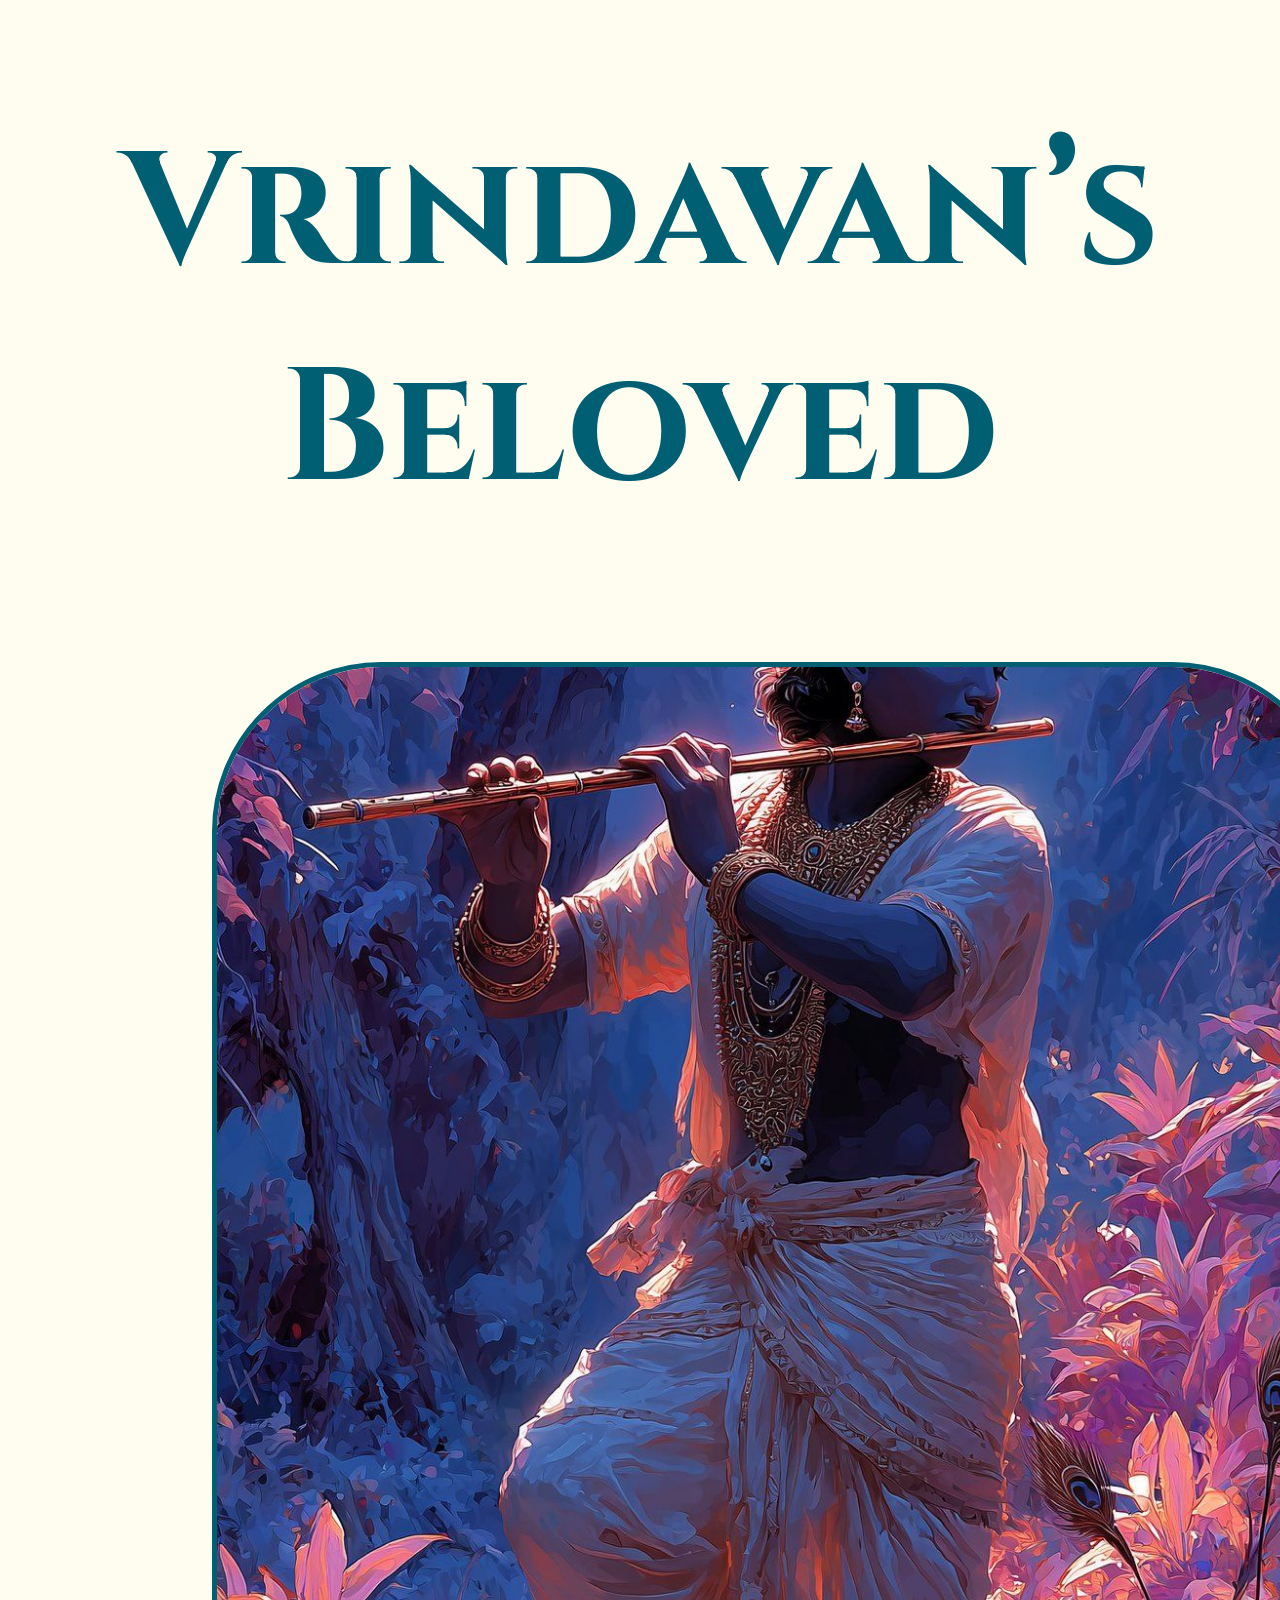
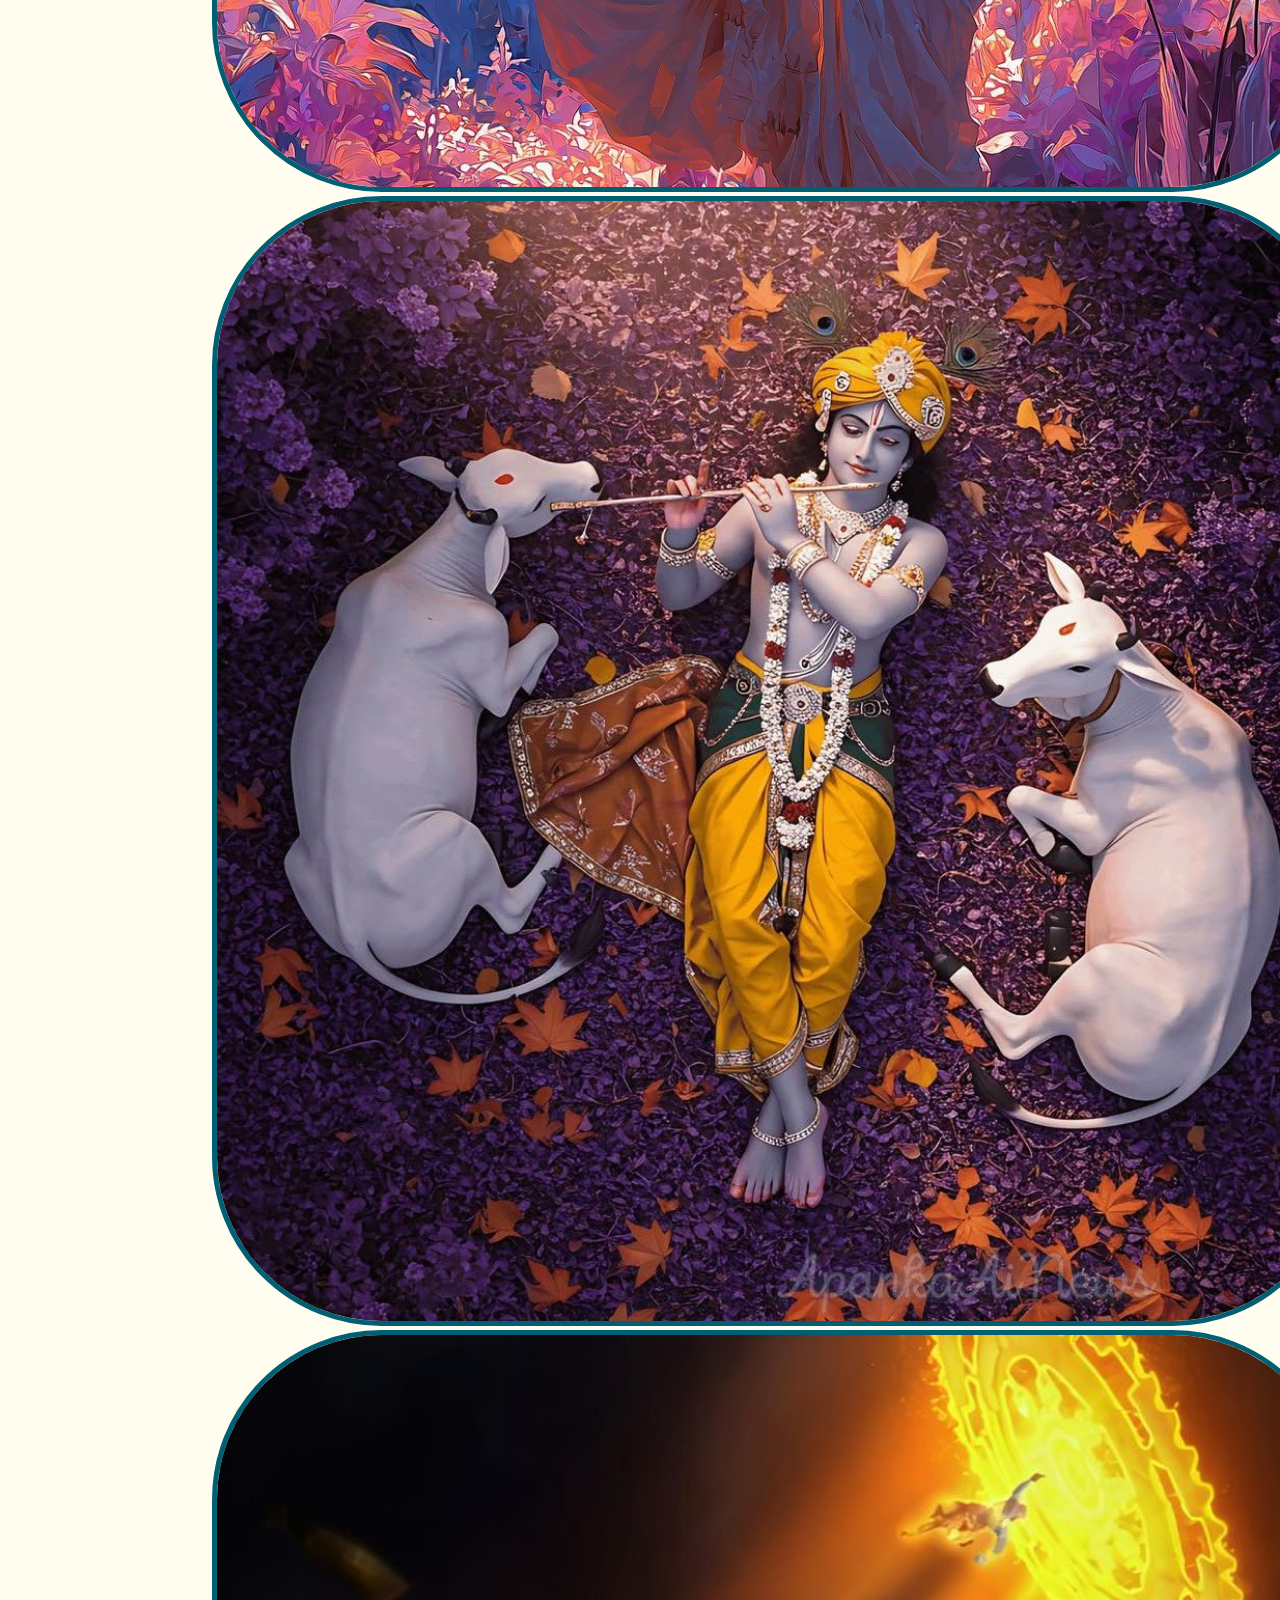
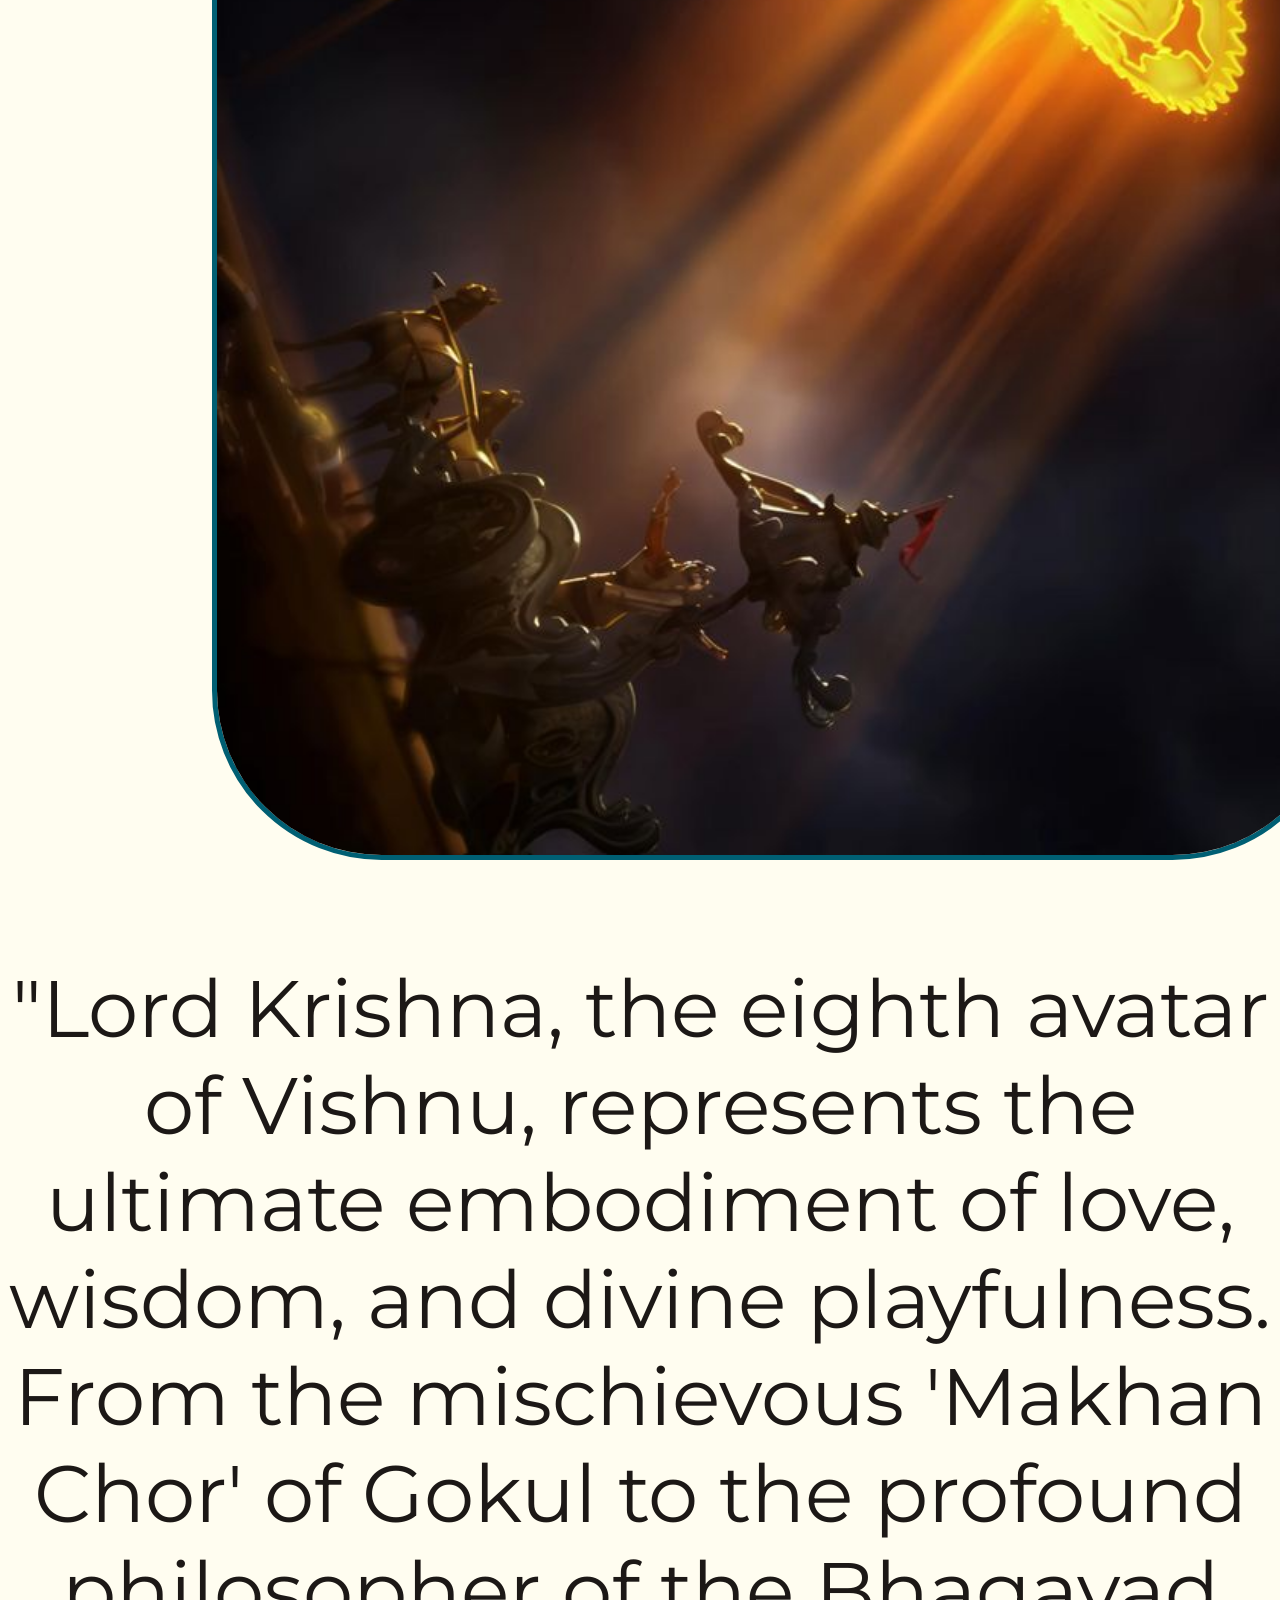
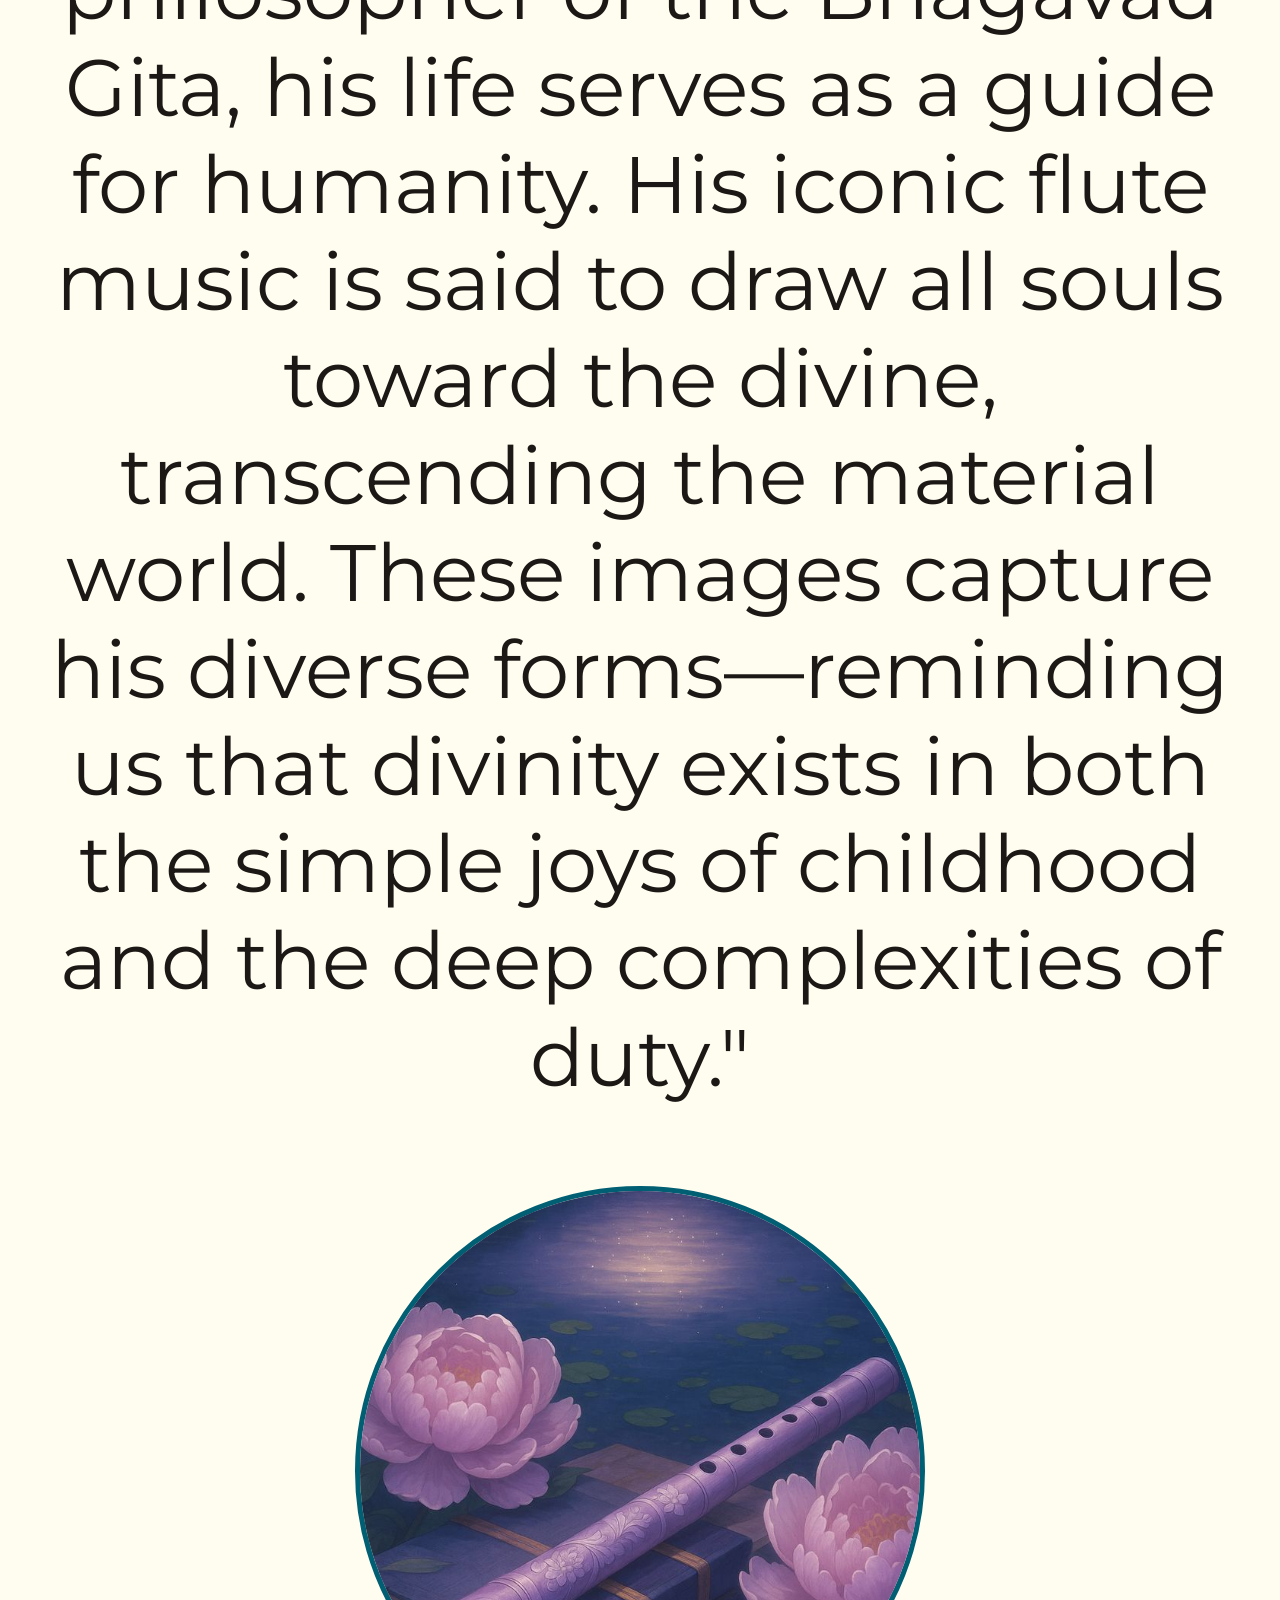
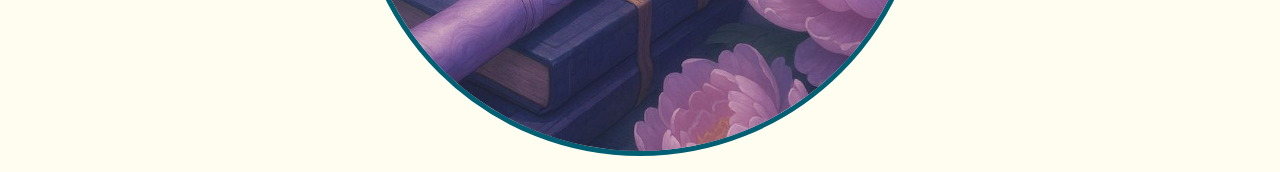
<file: index.html>
<!DOCTYPE html>
<html>
    <head>
        <meta charset="UTF-8">
        <meta name="view-port" content="width=device-width,initial=1.0">
        <title>Personal-1</title>
        <link  rel="stylesheet" href="./stylesheet.css" />
        <link rel="preconnect" href="https://fonts.googleapis.com">
        <link rel="preconnect" href="https://fonts.gstatic.com" crossorigin>
        <link href="https://fonts.googleapis.com/css2?family=Cinzel:wght@400..900&display=swap" rel="stylesheet">
        <link rel="preconnect" href="https://fonts.googleapis.com">
        <link rel="preconnect" href="https://fonts.gstatic.com" crossorigin>
        <link href="https://fonts.googleapis.com/css2?family=Montserrat:ital,wght@0,100..900;1,100..900&display=swap" rel="stylesheet">

    </head>
    <body>
        <h1>Vrindavan’s Beloved</h1>
        <div id="img-div">
            <img id="one" src="./Assests/Flutekrish.jpg" alt="krishna playing flute" />
            <img id="two" src="./Assests/NatKrish.jpg" alt="Krishna spending time in nature" />
            <img id="three" src="./Assests/KuruKrish.jpg" alt="krishna Leading war" />
        </div>
        <div id="info-div">
            <p>
             "Lord Krishna, the eighth avatar of Vishnu, represents the ultimate embodiment of love, wisdom, and divine playfulness. From the mischievous 'Makhan Chor' of Gokul to the profound philosopher of the Bhagavad Gita, his life serves as a guide for humanity. His iconic flute music is said to draw all souls toward the divine, transcending the material world. These images capture his diverse forms—reminding us that divinity exists in both the simple joys of childhood and the deep complexities of duty."
            </p>
        </div>
        <div id="img-link">
         <img id="four" src="./Assests/ImgLink.jpg" alt="flute" />
         <audio id="kri" src="./Assests/Flute Mp3.mp3"></audio>
         <script>
          const image = document.getElementById("four");
          const music = document.getElementById("kri");
    
          image.addEventListener("click", () => {
          if (music.paused) {
            music.play();   // Play if paused
          } else {
            music.pause();  // Pause if playing
          }
          });
         </script>
        </div>
    </body>
</html>
</file>
<file: stylesheet.css>
body{
    background-color: #FFFDF0;
}
h1,p{
    text-align: center;
}
h1{
    color:#005F73;
    font-family: "Cinzel", serif;
    font-size: 10rem;
}
p{
    color: #1C1816;
    font-family: "Montserrat", sans-serif;
    font-size: 5rem;
}
#img-div{
    display: inline-block;
    margin:1rem 6%;
}
#one,#two,#three{
    width:70rem;
    height:70rem;
    border-radius: 15%;
    object-fit:cover;
    border: #005F73 5px solid;
    margin: 0rem 3rem 0rem 8rem;
}
#img-link{
    width: 35rem;
    height: 35rem;
    border-radius: 50%;
    overflow: hidden;
    object-fit: cover;
    border: #005F73 5px solid;
    margin: 1rem auto;
    
}
#four{
    width: 100%;
    height: 100%;
    object-fit: cover;
    margin: 0px;
}
</file>
